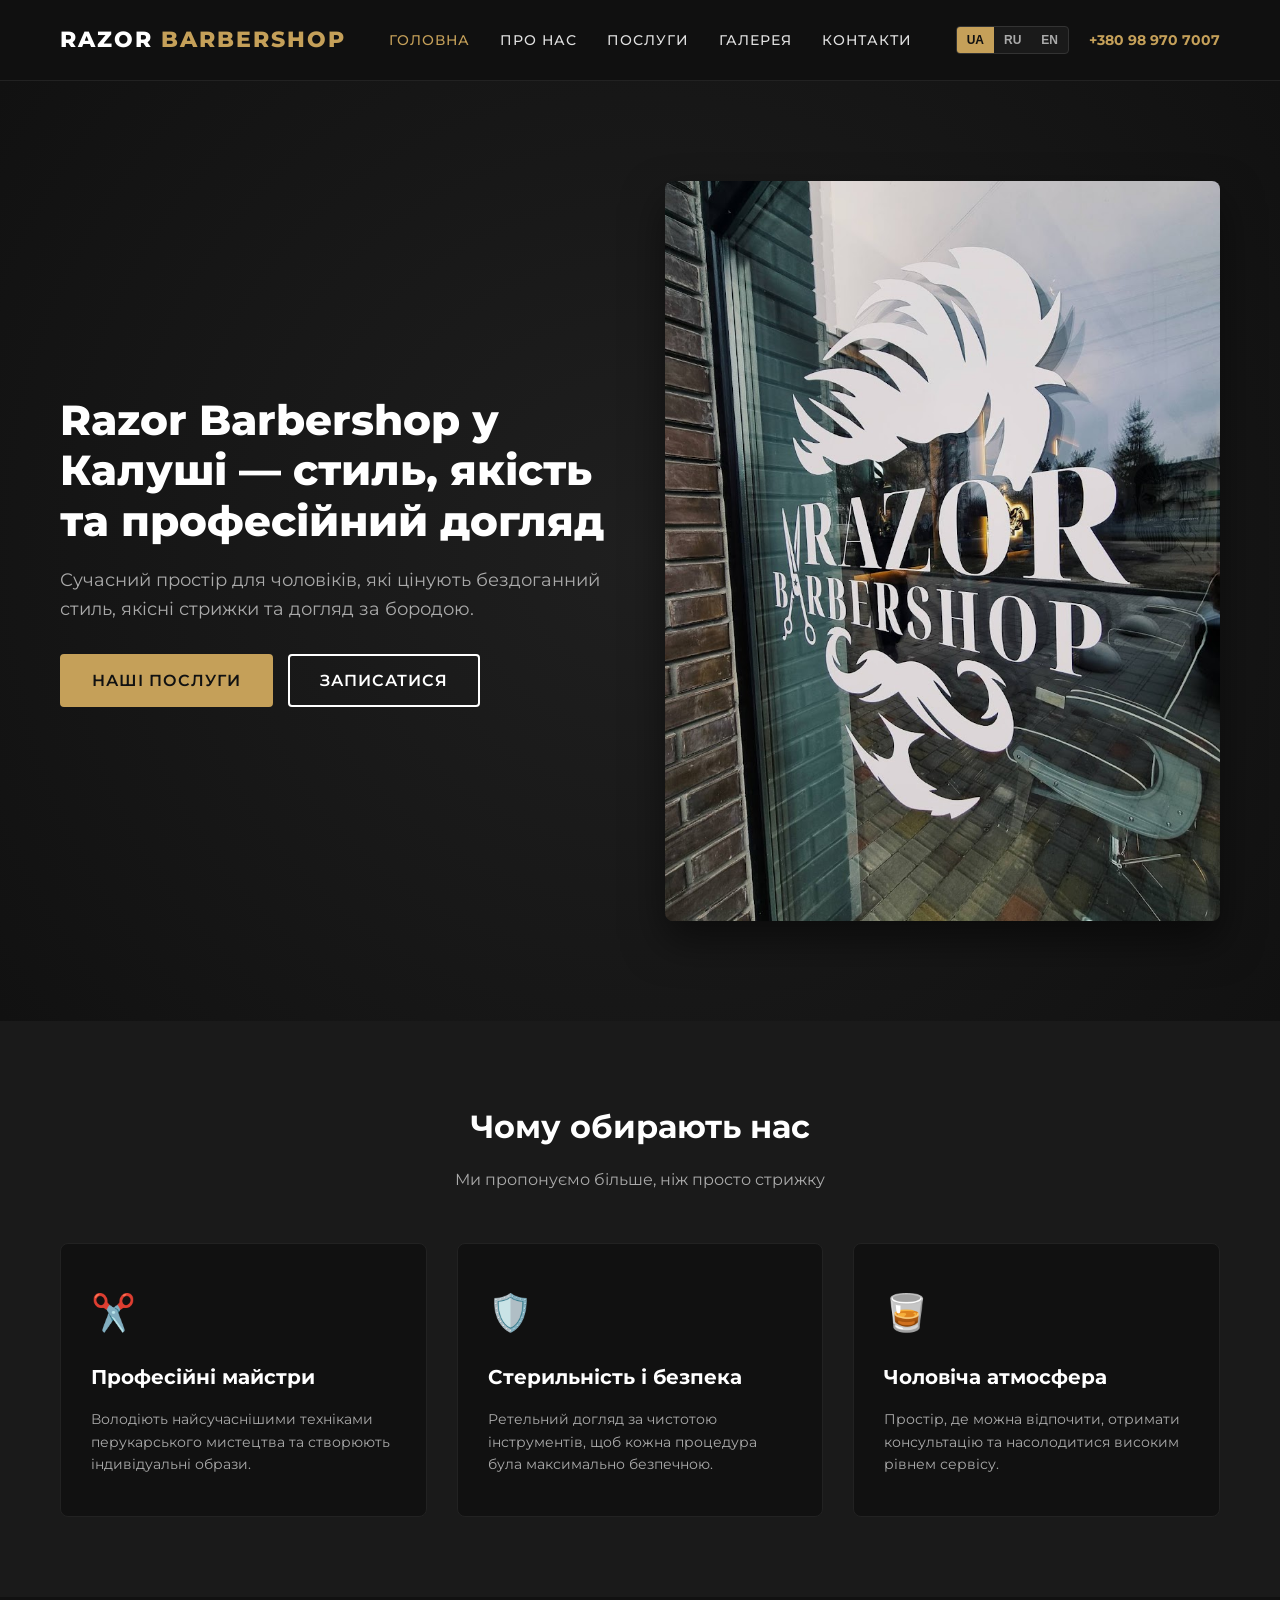
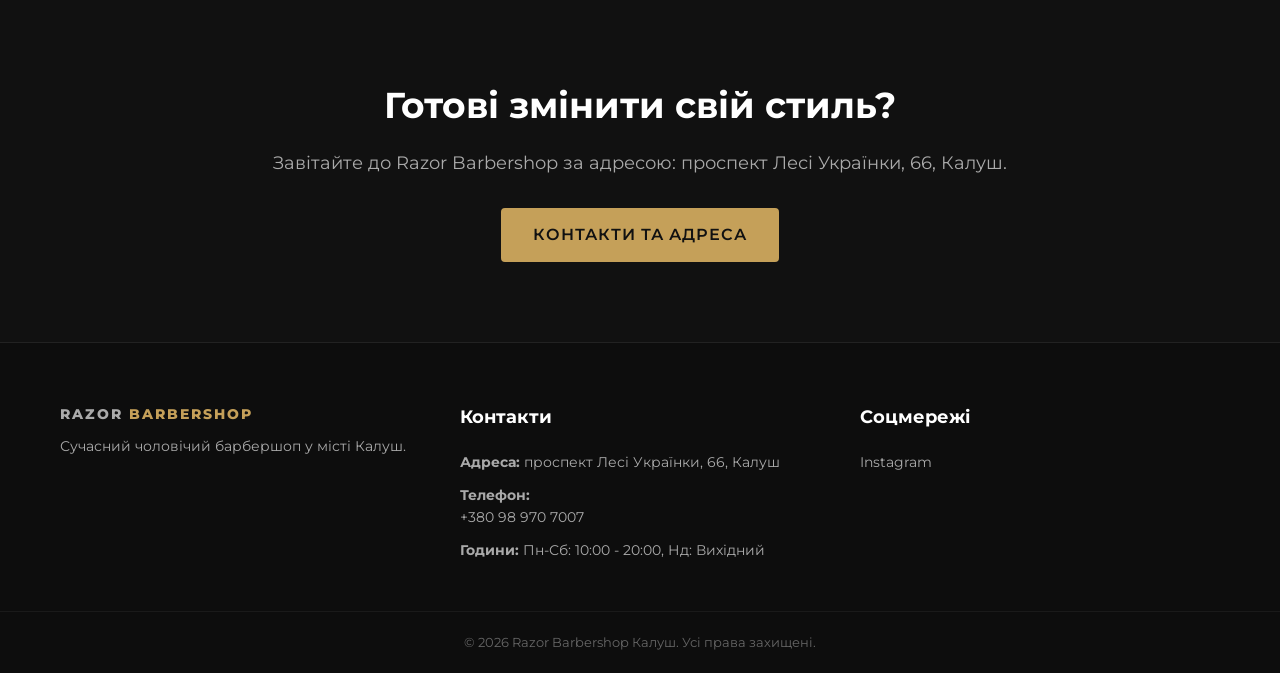
<file: index.html>
<!DOCTYPE html>
<html lang="uk">
<head>
    <meta charset="UTF-8">
    <meta name="viewport" content="width=device-width, initial-scale=1.0">
    <title>Razor Barbershop — Калуш | Головна</title>
    <link rel="preconnect" href="https://fonts.googleapis.com">
    <link rel="preconnect" href="https://fonts.gstatic.com" crossorigin>
    <link href="https://fonts.googleapis.com/css2?family=Montserrat:wght@400;500;600;700;800&display=swap" rel="stylesheet">
    <link rel="stylesheet" href="assets/style.css">
</head>
<body>
    <header class="site-header">
        <div class="container nav-container">
            <a href="index.html" class="logo">
                RAZOR <span>BARBERSHOP</span>
            </a>
            <nav class="main-nav">
                <ul>
                    <li><a href="index.html" class="active" data-i18n="nav_home">Головна</a></li>
                    <li><a href="about.html" data-i18n="nav_about">Про нас</a></li>
                    <li><a href="services.html" data-i18n="nav_services">Послуги</a></li>
                    <li><a href="gallery.html" data-i18n="nav_gallery">Галерея</a></li>
                    <li><a href="contacts.html" data-i18n="nav_contacts">Контакти</a></li>
                </ul>
            </nav>
            <div class="header-actions">
                <div class="lang-switcher">
                    <button class="lang-btn active" data-lang="uk">UA</button>
                    <button class="lang-btn" data-lang="ru">RU</button>
                    <button class="lang-btn" data-lang="en">EN</button>
                </div>
                <a href="tel:+380989707007" class="phone-btn">+380 98 970 7007</a>
                <button class="mobile-menu-toggle" aria-label="Menu">
                    <span></span><span></span><span></span>
                </button>
            </div>
        </div>
    </header>

    <main>
        <section class="hero">
            <div class="container hero-content">
                <div class="hero-text">
                    <h1 data-i18n="hero_title">Razor Barbershop у Калуші — стиль, якість та професійний догляд</h1>
                    <p data-i18n="hero_subtitle">Сучасний простір для чоловіків, які цінують бездоганний стиль, якісні стрижки та догляд за бородою.</p>
                    <div class="hero-buttons">
                        <a href="services.html" class="btn btn-primary" data-i18n="btn_services">Наші послуги</a>
                        <a href="contacts.html" class="btn btn-outline" data-i18n="btn_contacts">Записатися</a>
                    </div>
                </div>
                <div class="hero-image">
                    <img src="images/photo-01.jpg" alt="Razor Barbershop Калуш інтер'єр та робочий процес" loading="eager">
                </div>
            </div>
        </section>

        <section class="features section-padding">
            <div class="container">
                <div class="section-header text-center">
                    <h2 data-i18n="features_title">Чому обирають нас</h2>
                    <p data-i18n="features_subtitle">Ми пропонуємо більше, ніж просто стрижку</p>
                </div>
                <div class="features-grid">
                    <div class="feature-card">
                        <div class="feature-icon">✂️</div>
                        <h3 data-i18n="feat_1_title">Професійні майстри</h3>
                        <p data-i18n="feat_1_desc">Володіють найсучаснішими техніками перукарського мистецтва та створюють індивідуальні образи.</p>
                    </div>
                    <div class="feature-card">
                        <div class="feature-icon">🛡️</div>
                        <h3 data-i18n="feat_2_title">Стерильність і безпека</h3>
                        <p data-i18n="feat_2_desc">Ретельний догляд за чистотою інструментів, щоб кожна процедура була максимально безпечною.</p>
                    </div>
                    <div class="feature-card">
                        <div class="feature-icon">🥃</div>
                        <h3 data-i18n="feat_3_title">Чоловіча атмосфера</h3>
                        <p data-i18n="feat_3_desc">Простір, де можна відпочити, отримати консультацію та насолодитися високим рівнем сервісу.</p>
                    </div>
                </div>
            </div>
        </section>

        <section class="cta-banner section-padding">
            <div class="container cta-container">
                <h2 data-i18n="cta_title">Готові змінити свій стиль?</h2>
                <p data-i18n="cta_text">Завітайте до Razor Barbershop за адресою: проспект Лесі Українки, 66, Калуш.</p>
                <a href="contacts.html" class="btn btn-primary" data-i18n="cta_btn">Контакти та адреса</a>
            </div>
        </section>
    </main>

    <footer class="site-footer">
        <div class="container footer-content">
            <div class="footer-col">
                <a href="index.html" class="logo">RAZOR <span>BARBERSHOP</span></a>
                <p data-i18n="footer_desc">Сучасний чоловічий барбершоп у місті Калуш.</p>
            </div>
            <div class="footer-col">
                <h4 data-i18n="footer_contacts">Контакти</h4>
                <p><strong>Адреса:</strong> проспект Лесі Українки, 66, Калуш</p>
                <p><strong>Телефон:</strong> <a href="tel:+380989707007">+380 98 970 7007</a></p>
                <p><strong>Години:</strong> Пн-Сб: 10:00 - 20:00, Нд: Вихідний</p>
            </div>
            <div class="footer-col">
                <h4 data-i18n="footer_socials">Соцмережі</h4>
                <div class="social-links">
                    <a href="https://www.instagram.com/razor.barbershop.kalush" target="_blank" rel="noopener">Instagram</a>
                </div>
            </div>
        </div>
        <div class="footer-bottom text-center">
            <p>&copy; 2026 Razor Barbershop Калуш. Усі права захищені.</p>
        </div>
    </footer>

    <script src="assets/script.js"></script>
</body>
</html>
</file>
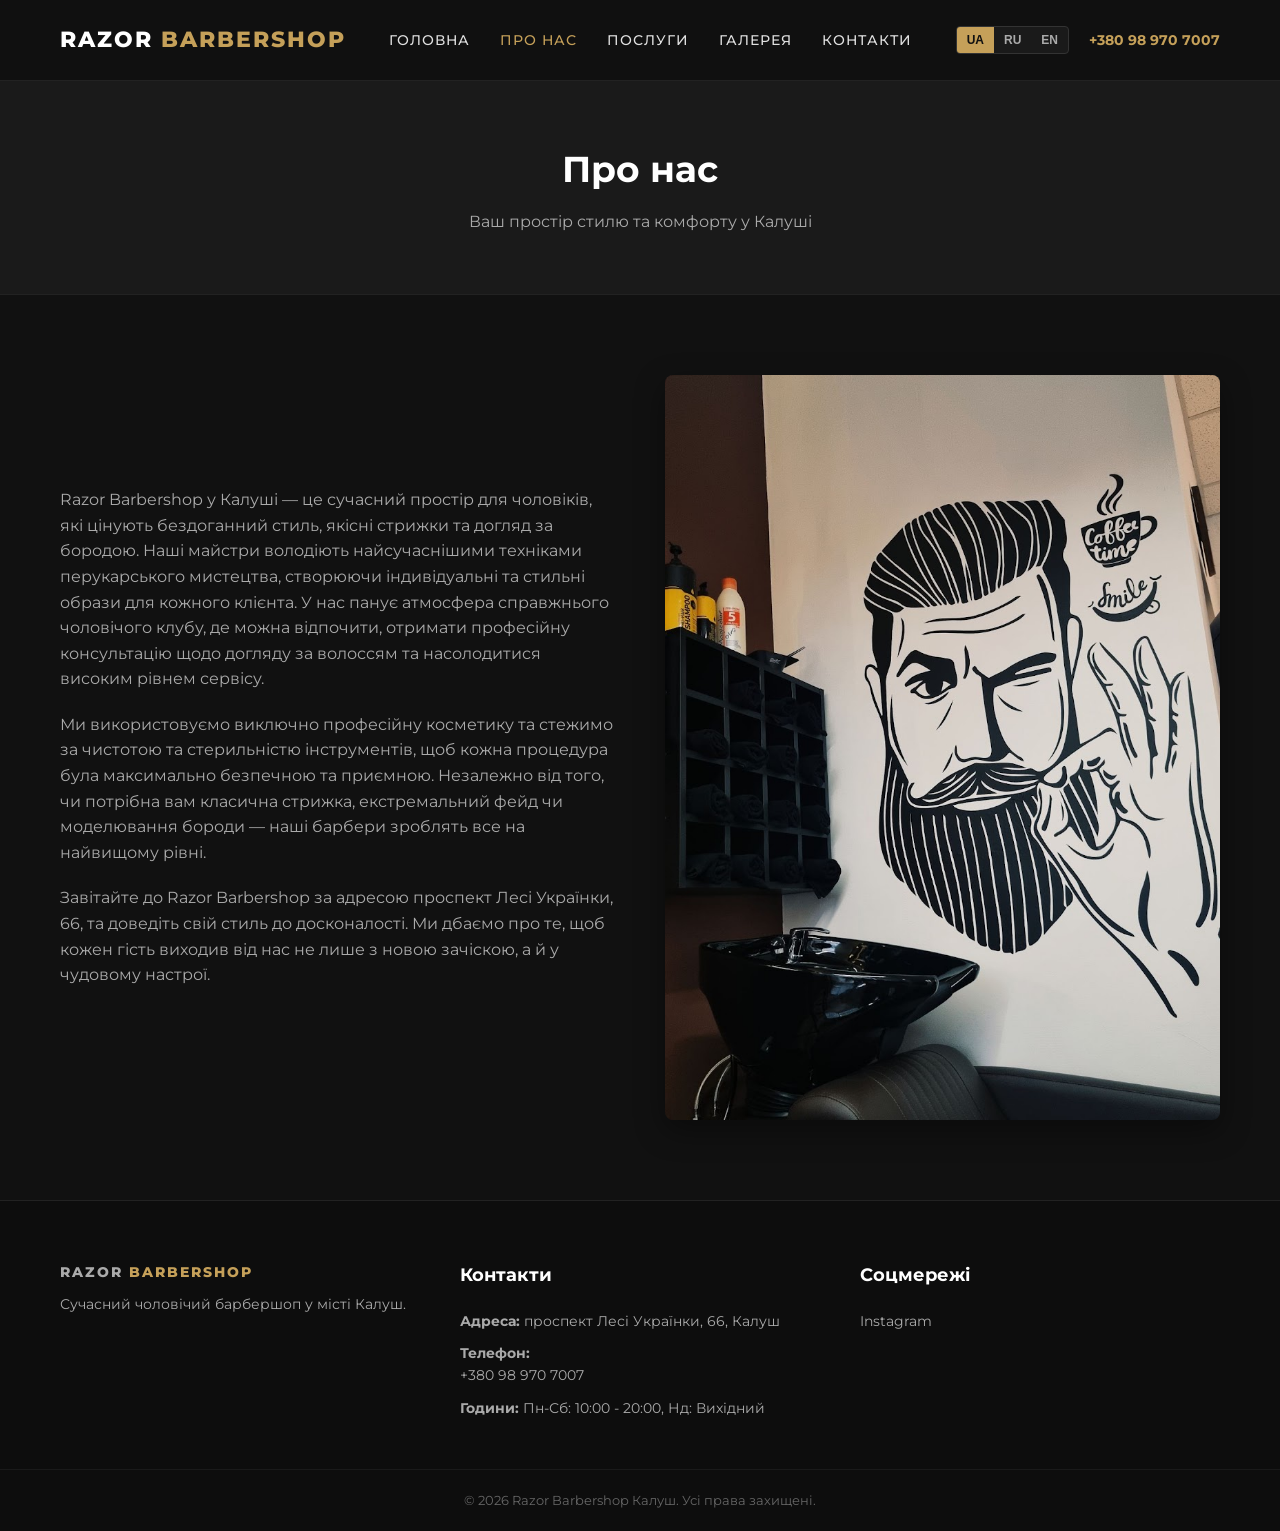
<file: about.html>
<!DOCTYPE html>
<html lang="uk">
<head>
    <meta charset="UTF-8">
    <meta name="viewport" content="width=device-width, initial-scale=1.0">
    <title>Razor Barbershop — Про нас</title>
    <link rel="preconnect" href="https://fonts.googleapis.com">
    <link rel="preconnect" href="https://fonts.gstatic.com" crossorigin>
    <link href="https://fonts.googleapis.com/css2?family=Montserrat:wght@400;500;600;700;800&display=swap" rel="stylesheet">
    <link rel="stylesheet" href="assets/style.css">
</head>
<body>
    <header class="site-header">
        <div class="container nav-container">
            <a href="index.html" class="logo">
                RAZOR <span>BARBERSHOP</span>
            </a>
            <nav class="main-nav">
                <ul>
                    <li><a href="index.html" data-i18n="nav_home">Головна</a></li>
                    <li><a href="about.html" class="active" data-i18n="nav_about">Про нас</a></li>
                    <li><a href="services.html" data-i18n="nav_services">Послуги</a></li>
                    <li><a href="gallery.html" data-i18n="nav_gallery">Галерея</a></li>
                    <li><a href="contacts.html" data-i18n="nav_contacts">Контакти</a></li>
                </ul>
            </nav>
            <div class="header-actions">
                <div class="lang-switcher">
                    <button class="lang-btn active" data-lang="uk">UA</button>
                    <button class="lang-btn" data-lang="ru">RU</button>
                    <button class="lang-btn" data-lang="en">EN</button>
                </div>
                <a href="tel:+380989707007" class="phone-btn">+380 98 970 7007</a>
                <button class="mobile-menu-toggle" aria-label="Menu">
                    <span></span><span></span><span></span>
                </button>
            </div>
        </div>
    </header>

    <main>
        <section class="page-header">
            <div class="container">
                <h1 data-i18n="about_page_title">Про нас</h1>
                <p data-i18n="about_page_subtitle">Ваш простір стилю та комфорту у Калуші</p>
            </div>
        </section>

        <section class="about-content section-padding">
            <div class="container">
                <div class="about-grid">
                    <div class="about-text-block">
                        <p data-i18n="about_p1">Razor Barbershop у Калуші — це сучасний простір для чоловіків, які цінують бездоганний стиль, якісні стрижки та догляд за бородою. Наші майстри володіють найсучаснішими техніками перукарського мистецтва, створюючи індивідуальні та стильні образи для кожного клієнта. У нас панує атмосфера справжнього чоловічого клубу, де можна відпочити, отримати професійну консультацію щодо догляду за волоссям та насолодитися високим рівнем сервісу.</p>
                        <p data-i18n="about_p2">Ми використовуємо виключно професійну косметику та стежимо за чистотою та стерильністю інструментів, щоб кожна процедура була максимально безпечною та приємною. Незалежно від того, чи потрібна вам класична стрижка, екстремальний фейд чи моделювання бороди — наші барбери зроблять все на найвищому рівні.</p>
                        <p data-i18n="about_p3">Завітайте до Razor Barbershop за адресою проспект Лесі Українки, 66, та доведіть свій стиль до досконалості. Ми дбаємо про те, щоб кожен гість виходив від нас не лише з новою зачіскою, а й у чудовому настрої.</p>
                    </div>
                    <div class="about-image-block">
                        <img src="images/photo-02.jpg" alt="Razor Barbershop Калуш атмосфера" loading="lazy">
                    </div>
                </div>
            </div>
        </section>
    </main>

    <footer class="site-footer">
        <div class="container footer-content">
            <div class="footer-col">
                <a href="index.html" class="logo">RAZOR <span>BARBERSHOP</span></a>
                <p data-i18n="footer_desc">Сучасний чоловічий барбершоп у місті Калуш.</p>
            </div>
            <div class="footer-col">
                <h4 data-i18n="footer_contacts">Контакти</h4>
                <p><strong>Адреса:</strong> проспект Лесі Українки, 66, Калуш</p>
                <p><strong>Телефон:</strong> <a href="tel:+380989707007">+380 98 970 7007</a></p>
                <p><strong>Години:</strong> Пн-Сб: 10:00 - 20:00, Нд: Вихідний</p>
            </div>
            <div class="footer-col">
                <h4 data-i18n="footer_socials">Соцмережі</h4>
                <div class="social-links">
                    <a href="https://www.instagram.com/razor.barbershop.kalush" target="_blank" rel="noopener">Instagram</a>
                </div>
            </div>
        </div>
        <div class="footer-bottom text-center">
            <p>&copy; 2026 Razor Barbershop Калуш. Усі права захищені.</p>
        </div>
    </footer>

    <script src="assets/script.js"></script>
</body>
</html>
</file>
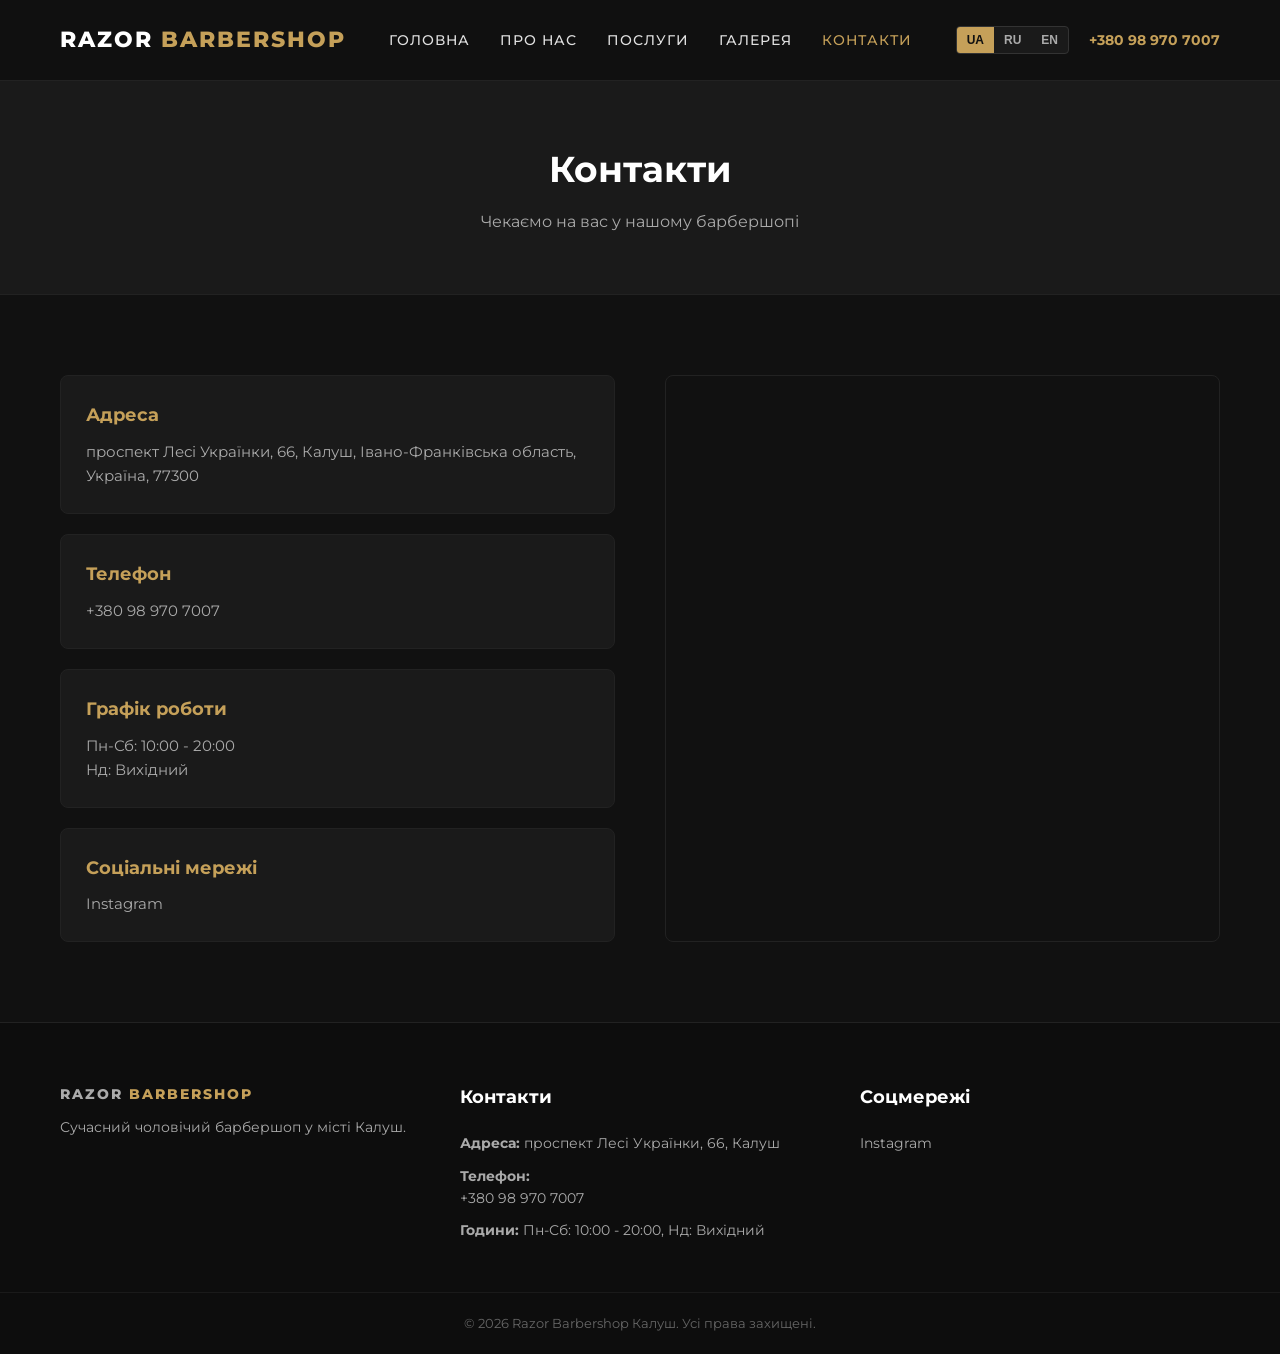
<file: contacts.html>
<!DOCTYPE html>
<html lang="uk">
<head>
    <meta charset="UTF-8">
    <meta name="viewport" content="width=device-width, initial-scale=1.0">
    <title>Razor Barbershop — Контакти</title>
    <link rel="preconnect" href="https://fonts.googleapis.com">
    <link rel="preconnect" href="https://fonts.gstatic.com" crossorigin>
    <link href="https://fonts.googleapis.com/css2?family=Montserrat:wght@400;500;600;700;800&display=swap" rel="stylesheet">
    <link rel="stylesheet" href="assets/style.css">
</head>
<body>
    <header class="site-header">
        <div class="container nav-container">
            <a href="index.html" class="logo">
                RAZOR <span>BARBERSHOP</span>
            </a>
            <nav class="main-nav">
                <ul>
                    <li><a href="index.html" data-i18n="nav_home">Головна</a></li>
                    <li><a href="about.html" data-i18n="nav_about">Про нас</a></li>
                    <li><a href="services.html" data-i18n="nav_services">Послуги</a></li>
                    <li><a href="gallery.html" data-i18n="nav_gallery">Галерея</a></li>
                    <li><a href="contacts.html" class="active" data-i18n="nav_contacts">Контакти</a></li>
                </ul>
            </nav>
            <div class="header-actions">
                <div class="lang-switcher">
                    <button class="lang-btn active" data-lang="uk">UA</button>
                    <button class="lang-btn" data-lang="ru">RU</button>
                    <button class="lang-btn" data-lang="en">EN</button>
                </div>
                <a href="tel:+380989707007" class="phone-btn">+380 98 970 7007</a>
                <button class="mobile-menu-toggle" aria-label="Menu">
                    <span></span><span></span><span></span>
                </button>
            </div>
        </div>
    </header>

    <main>
        <section class="page-header">
            <div class="container">
                <h1 data-i18n="contacts_page_title">Контакти</h1>
                <p data-i18n="contacts_page_subtitle">Чекаємо на вас у нашому барбершопі</p>
            </div>
        </section>

        <section class="contacts-section section-padding">
            <div class="container">
                <div class="contacts-grid">
                    <div class="contacts-info">
                        <div class="contact-card">
                            <h3 data-i18n="card_address_title">Адреса</h3>
                            <p data-i18n="contact_address_val">проспект Лесі Українки, 66, Калуш, Івано-Франківська область, Україна, 77300</p>
                        </div>
                        <div class="contact-card">
                            <h3 data-i18n="card_phone_title">Телефон</h3>
                            <p><a href="tel:+380989707007">+380 98 970 7007</a></p>
                        </div>
                        <div class="contact-card">
                            <h3 data-i18n="card_hours_title">Графік роботи</h3>
                            <p data-i18n="contact_hours_val">Пн-Сб: 10:00 - 20:00<br>Нд: Вихідний</p>
                        </div>
                        <div class="contact-card">
                            <h3 data-i18n="card_social_title">Соціальні мережі</h3>
                            <p><a href="https://www.instagram.com/razor.barbershop.kalush" target="_blank" rel="noopener">Instagram</a></p>
                        </div>
                    </div>
                    <div class="contacts-map">
                        <div class="map-container">
                            <iframe src="https://www.google.com/maps/embed?pb=!1m18!1m12!1m3!1d2605.378772392652!2d24.364214!3d49.034567!2m3!1f0!2f0!3f0!3m2!1i1024!2i768!4f13.1!3m3!1m2!1s0x4731f510793b8c3f%3A0x6b4293f9c6237198!2zпросп. Лесі Українки, 66, Калуш, Івано-Франківська область, 77300!5e0!3m2!1suk!2sua!4v1700000000000!5m2!1suk!2sua" width="100%" height="400" style="border:0;" allowfullscreen="" loading="lazy" referrerpolicy="no-referrer-when-downgrade"></iframe>
                        </div>
                    </div>
                </div>
            </div>
        </section>
    </main>

    <footer class="site-footer">
        <div class="container footer-content">
            <div class="footer-col">
                <a href="index.html" class="logo">RAZOR <span>BARBERSHOP</span></a>
                <p data-i18n="footer_desc">Сучасний чоловічий барбершоп у місті Калуш.</p>
            </div>
            <div class="footer-col">
                <h4 data-i18n="footer_contacts">Контакти</h4>
                <p><strong>Адреса:</strong> проспект Лесі Українки, 66, Калуш</p>
                <p><strong>Телефон:</strong> <a href="tel:+380989707007">+380 98 970 7007</a></p>
                <p><strong>Години:</strong> Пн-Сб: 10:00 - 20:00, Нд: Вихідний</p>
            </div>
            <div class="footer-col">
                <h4 data-i18n="footer_socials">Соцмережі</h4>
                <div class="social-links">
                    <a href="https://www.instagram.com/razor.barbershop.kalush" target="_blank" rel="noopener">Instagram</a>
                </div>
            </div>
        </div>
        <div class="footer-bottom text-center">
            <p>&copy; 2026 Razor Barbershop Калуш. Усі права захищені.</p>
        </div>
    </footer>

    <script src="assets/script.js"></script>
</body>
</html>
</file>
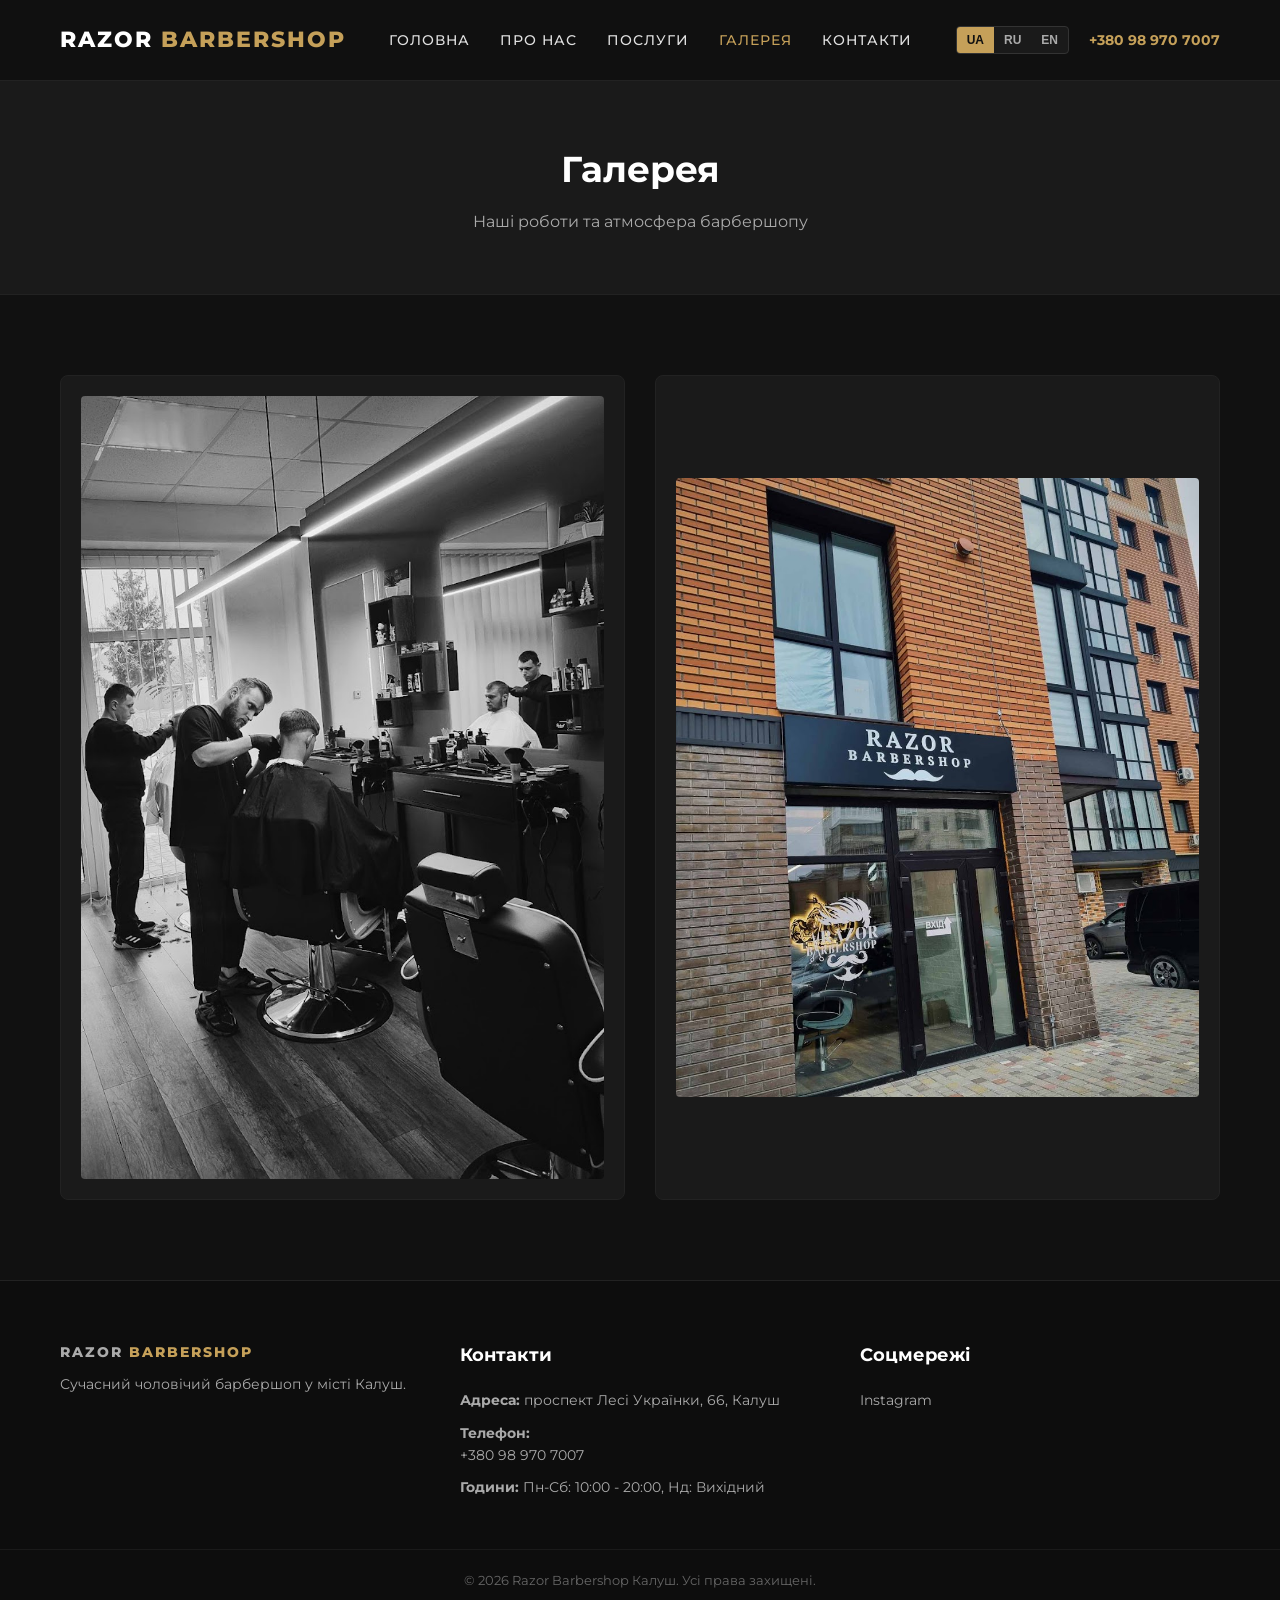
<file: gallery.html>
<!DOCTYPE html>
<html lang="uk">
<head>
    <meta charset="UTF-8">
    <meta name="viewport" content="width=device-width, initial-scale=1.0">
    <title>Razor Barbershop — Галерея</title>
    <link rel="preconnect" href="https://fonts.googleapis.com">
    <link rel="preconnect" href="https://fonts.gstatic.com" crossorigin>
    <link href="https://fonts.googleapis.com/css2?family=Montserrat:wght@400;500;600;700;800&display=swap" rel="stylesheet">
    <link rel="stylesheet" href="assets/style.css">
</head>
<body>
    <header class="site-header">
        <div class="container nav-container">
            <a href="index.html" class="logo">
                RAZOR <span>BARBERSHOP</span>
            </a>
            <nav class="main-nav">
                <ul>
                    <li><a href="index.html" data-i18n="nav_home">Головна</a></li>
                    <li><a href="about.html" data-i18n="nav_about">Про нас</a></li>
                    <li><a href="services.html" data-i18n="nav_services">Послуги</a></li>
                    <li><a href="gallery.html" class="active" data-i18n="nav_gallery">Галерея</a></li>
                    <li><a href="contacts.html" data-i18n="nav_contacts">Контакти</a></li>
                </ul>
            </nav>
            <div class="header-actions">
                <div class="lang-switcher">
                    <button class="lang-btn active" data-lang="uk">UA</button>
                    <button class="lang-btn" data-lang="ru">RU</button>
                    <button class="lang-btn" data-lang="en">EN</button>
                </div>
                <a href="tel:+380989707007" class="phone-btn">+380 98 970 7007</a>
                <button class="mobile-menu-toggle" aria-label="Menu">
                    <span></span><span></span><span></span>
                </button>
            </div>
        </div>
    </header>

    <main>
        <section class="page-header">
            <div class="container">
                <h1 data-i18n="gallery_page_title">Галерея</h1>
                <p data-i18n="gallery_page_subtitle">Наші роботи та атмосфера барбершопу</p>
            </div>
        </section>

        <section class="gallery-section section-padding">
            <div class="container">
                <div class="gallery-grid">
                    <div class="gallery-item">
                        <img src="images/photo-03.jpg" alt="Razor Barbershop Калуш — робочий процес і стиль" loading="lazy">
                    </div>
                    <div class="gallery-item">
                        <img src="images/photo-04.jpg" alt="Razor Barbershop Калуш — інтер'єр та дизайн" loading="lazy">
                    </div>
                </div>
            </div>
        </section>
    </main>

    <footer class="site-footer">
        <div class="container footer-content">
            <div class="footer-col">
                <a href="index.html" class="logo">RAZOR <span>BARBERSHOP</span></a>
                <p data-i18n="footer_desc">Сучасний чоловічий барбершоп у місті Калуш.</p>
            </div>
            <div class="footer-col">
                <h4 data-i18n="footer_contacts">Контакти</h4>
                <p><strong>Адреса:</strong> проспект Лесі Українки, 66, Калуш</p>
                <p><strong>Телефон:</strong> <a href="tel:+380989707007">+380 98 970 7007</a></p>
                <p><strong>Години:</strong> Пн-Сб: 10:00 - 20:00, Нд: Вихідний</p>
            </div>
            <div class="footer-col">
                <h4 data-i18n="footer_socials">Соцмережі</h4>
                <div class="social-links">
                    <a href="https://www.instagram.com/razor.barbershop.kalush" target="_blank" rel="noopener">Instagram</a>
                </div>
            </div>
        </div>
        <div class="footer-bottom text-center">
            <p>&copy; 2026 Razor Barbershop Калуш. Усі права захищені.</p>
        </div>
    </footer>

    <script src="assets/script.js"></script>
</body>
</html>
</file>
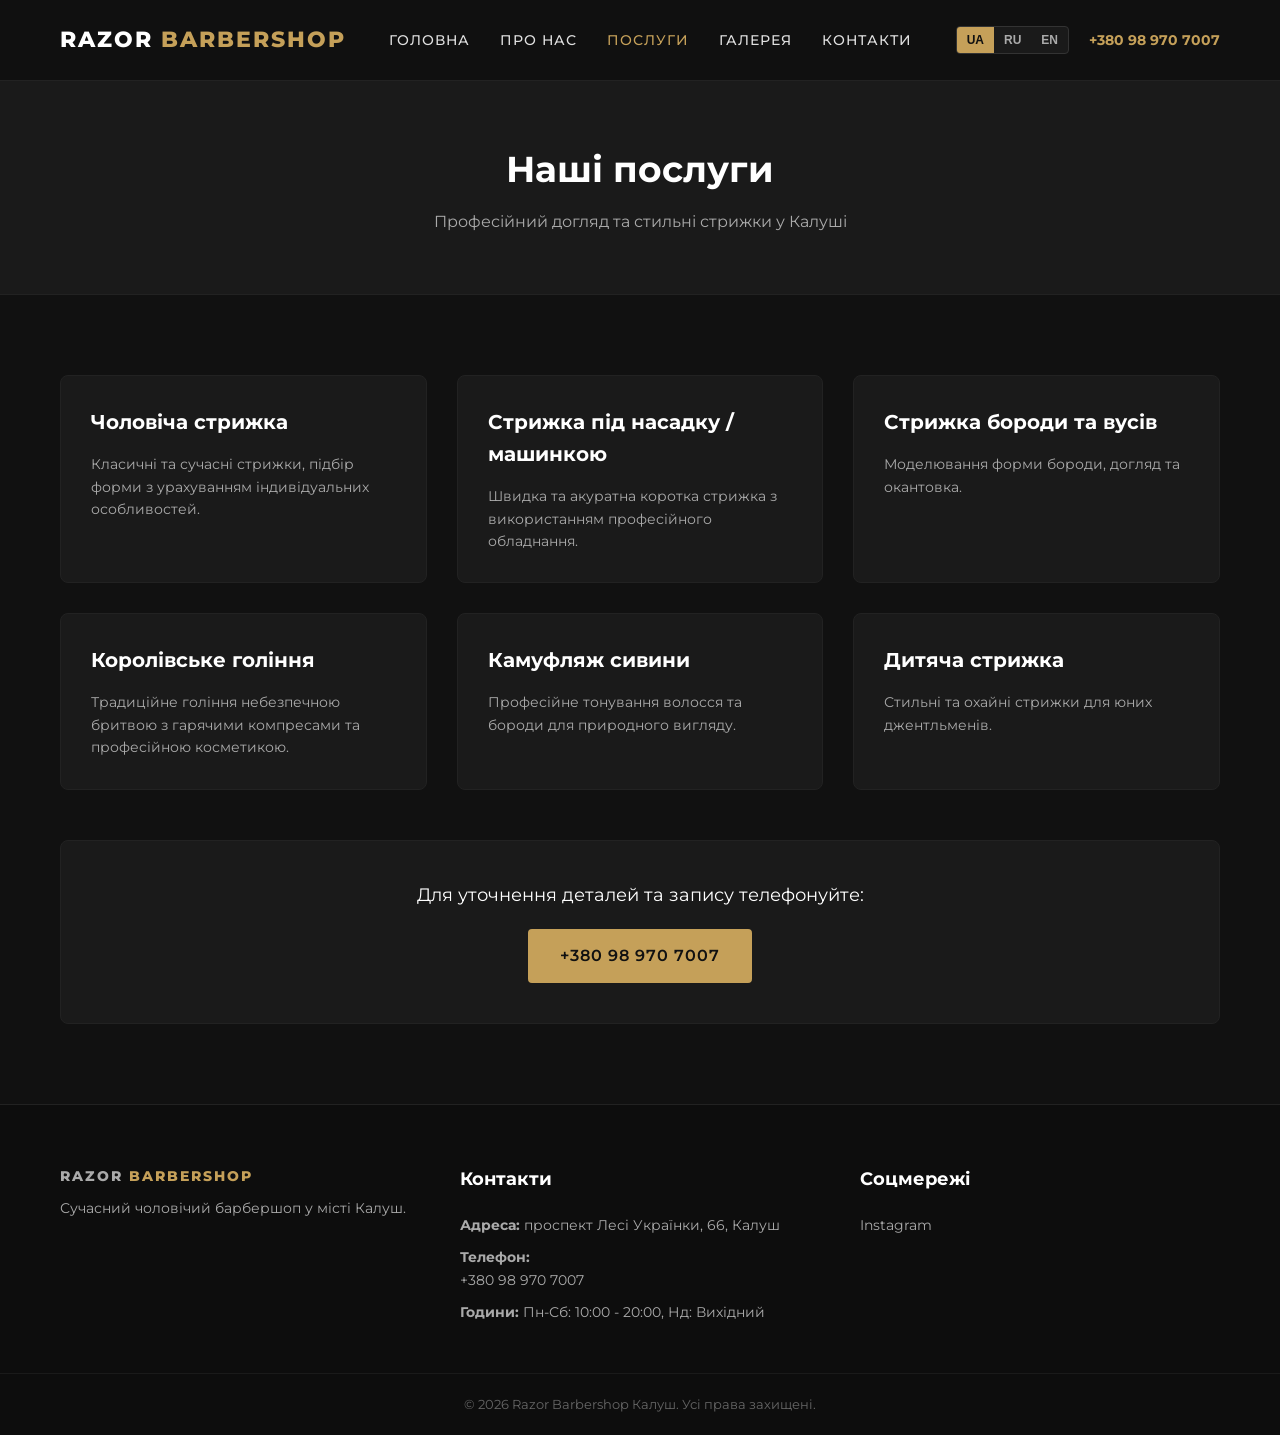
<file: services.html>
<!DOCTYPE html>
<html lang="uk">
<head>
    <meta charset="UTF-8">
    <meta name="viewport" content="width=device-width, initial-scale=1.0">
    <title>Razor Barbershop — Послуги</title>
    <link rel="preconnect" href="https://fonts.googleapis.com">
    <link rel="preconnect" href="https://fonts.gstatic.com" crossorigin>
    <link href="https://fonts.googleapis.com/css2?family=Montserrat:wght@400;500;600;700;800&display=swap" rel="stylesheet">
    <link rel="stylesheet" href="assets/style.css">
</head>
<body>
    <header class="site-header">
        <div class="container nav-container">
            <a href="index.html" class="logo">
                RAZOR <span>BARBERSHOP</span>
            </a>
            <nav class="main-nav">
                <ul>
                    <li><a href="index.html" data-i18n="nav_home">Головна</a></li>
                    <li><a href="about.html" data-i18n="nav_about">Про нас</a></li>
                    <li><a href="services.html" class="active" data-i18n="nav_services">Послуги</a></li>
                    <li><a href="gallery.html" data-i18n="nav_gallery">Галерея</a></li>
                    <li><a href="contacts.html" data-i18n="nav_contacts">Контакти</a></li>
                </ul>
            </nav>
            <div class="header-actions">
                <div class="lang-switcher">
                    <button class="lang-btn active" data-lang="uk">UA</button>
                    <button class="lang-btn" data-lang="ru">RU</button>
                    <button class="lang-btn" data-lang="en">EN</button>
                </div>
                <a href="tel:+380989707007" class="phone-btn">+380 98 970 7007</a>
                <button class="mobile-menu-toggle" aria-label="Menu">
                    <span></span><span></span><span></span>
                </button>
            </div>
        </div>
    </header>

    <main>
        <section class="page-header">
            <div class="container">
                <h1 data-i18n="services_page_title">Наші послуги</h1>
                <p data-i18n="services_page_subtitle">Професійний догляд та стильні стрижки у Калуші</p>
            </div>
        </section>

        <section class="services-section section-padding">
            <div class="container">
                <div class="services-grid">
                    <div class="service-item">
                        <h3 data-i18n="srv_1_title">Чоловіча стрижка</h3>
                        <p data-i18n="srv_1_desc">Класичні та сучасні стрижки, підбір форми з урахуванням індивідуальних особливостей.</p>
                    </div>
                    <div class="service-item">
                        <h3 data-i18n="srv_2_title">Стрижка під насадку / машинкою</h3>
                        <p data-i18n="srv_2_desc">Швидка та акуратна коротка стрижка з використанням професійного обладнання.</p>
                    </div>
                    <div class="service-item">
                        <h3 data-i18n="srv_3_title">Стрижка бороди та вусів</h3>
                        <p data-i18n="srv_3_desc">Моделювання форми бороди, догляд та окантовка.</p>
                    </div>
                    <div class="service-item">
                        <h3 data-i18n="srv_4_title">Королівське гоління</h3>
                        <p data-i18n="srv_4_desc">Традиційне гоління небезпечною бритвою з гарячими компресами та професійною косметикою.</p>
                    </div>
                    <div class="service-item">
                        <h3 data-i18n="srv_5_title">Камуфляж сивини</h3>
                        <p data-i18n="srv_5_desc">Професійне тонування волосся та бороди для природного вигляду.</p>
                    </div>
                    <div class="service-item">
                        <h3 data-i18n="srv_6_title">Дитяча стрижка</h3>
                        <p data-i18n="srv_6_desc">Стильні та охайні стрижки для юних джентльменів.</p>
                    </div>
                </div>
                <div class="services-cta text-center">
                    <p data-i18n="services_note">Для уточнення деталей та запису телефонуйте:</p>
                    <a href="tel:+380989707007" class="btn btn-primary">+380 98 970 7007</a>
                </div>
            </div>
        </section>
    </main>

    <footer class="site-footer">
        <div class="container footer-content">
            <div class="footer-col">
                <a href="index.html" class="logo">RAZOR <span>BARBERSHOP</span></a>
                <p data-i18n="footer_desc">Сучасний чоловічий барбершоп у місті Калуш.</p>
            </div>
            <div class="footer-col">
                <h4 data-i18n="footer_contacts">Контакти</h4>
                <p><strong>Адреса:</strong> проспект Лесі Українки, 66, Калуш</p>
                <p><strong>Телефон:</strong> <a href="tel:+380989707007">+380 98 970 7007</a></p>
                <p><strong>Години:</strong> Пн-Сб: 10:00 - 20:00, Нд: Вихідний</p>
            </div>
            <div class="footer-col">
                <h4 data-i18n="footer_socials">Соцмережі</h4>
                <div class="social-links">
                    <a href="https://www.instagram.com/razor.barbershop.kalush" target="_blank" rel="noopener">Instagram</a>
                </div>
            </div>
        </div>
        <div class="footer-bottom text-center">
            <p>&copy; 2026 Razor Barbershop Калуш. Усі права захищені.</p>
        </div>
    </footer>

    <script src="assets/script.js"></script>
</body>
</html>
</file>
<file: assets/style.css>
:root {
    --bg-color: #111111;
    --surface-color: #1a1a1a;
    --surface-light: #252525;
    --primary-color: #C5A059;
    --primary-hover: #b08d48;
    --text-color: #e0e0e0;
    --text-muted: #aaaaaa;
    --white: #ffffff;
    --transition: all 0.3s ease;
}

* {
    box-sizing: border-box;
    margin: 0;
    padding: 0;
}

body {
    font-family: 'Montserrat', sans-serif;
    background-color: var(--bg-color);
    color: var(--text-color);
    line-height: 1.6;
    overflow-x: hidden;
}

img {
    max-width: 100%;
    height: auto;
    object-fit: contain;
    display: block;
}

a {
    color: inherit;
    text-decoration: none;
    transition: var(--transition);
}

ul {
    list-style: none;
}

.container {
    width: 100%;
    max-width: 1200px;
    margin: 0 auto;
    padding: 0 20px;
}

.section-padding {
    padding: 80px 0;
}

.text-center {
    text-align: center;
}

/* Buttons */
.btn {
    display: inline-block;
    padding: 12px 30px;
    font-weight: 600;
    border-radius: 4px;
    text-transform: uppercase;
    letter-spacing: 1px;
    cursor: pointer;
    transition: var(--transition);
    border: 2px solid transparent;
}

.btn-primary {
    background-color: var(--primary-color);
    color: var(--bg-color);
    border-color: var(--primary-color);
}

.btn-primary:hover {
    background-color: var(--primary-hover);
    border-color: var(--primary-hover);
}

.btn-outline {
    background-color: transparent;
    color: var(--white);
    border-color: var(--white);
}

.btn-outline:hover {
    border-color: var(--primary-color);
    color: var(--primary-color);
}

/* Header */
.site-header {
    background-color: rgba(17, 17, 17, 0.95);
    position: sticky;
    top: 0;
    z-index: 1000;
    border-bottom: 1px solid #222;
    backdrop-filter: blur(10px);
}

.nav-container {
    display: flex;
    align-items: center;
    justify-content: space-between;
    height: 80px;
}

.logo {
    font-size: 22px;
    font-weight: 800;
    color: var(--white);
    letter-spacing: 2px;
}

.logo span {
    color: var(--primary-color);
}

.main-nav ul {
    display: flex;
    gap: 30px;
}

.main-nav a {
    font-size: 14px;
    font-weight: 500;
    text-transform: uppercase;
    letter-spacing: 1px;
    color: var(--text-color);
}

.main-nav a:hover,
.main-nav a.active {
    color: var(--primary-color);
}

.header-actions {
    display: flex;
    align-items: center;
    gap: 20px;
}

.lang-switcher {
    display: flex;
    background: var(--surface-color);
    border-radius: 4px;
    overflow: hidden;
    border: 1px solid #333;
}

.lang-btn {
    background: transparent;
    border: none;
    color: var(--text-muted);
    padding: 6px 10px;
    font-size: 12px;
    font-weight: 600;
    cursor: pointer;
    transition: var(--transition);
}

.lang-btn.active,
.lang-btn:hover {
    background: var(--primary-color);
    color: var(--bg-color);
}

.phone-btn {
    font-weight: 700;
    color: var(--primary-color);
    font-size: 14px;
}

.mobile-menu-toggle {
    display: none;
    background: none;
    border: none;
    cursor: pointer;
    flex-direction: column;
    gap: 6px;
}

.mobile-menu-toggle span {
    display: block;
    width: 28px;
    height: 2px;
    background-color: var(--white);
    transition: var(--transition);
}

/* Hero Section */
.hero {
    padding: 100px 0;
    background: radial-gradient(circle at center, #1f1f1f 0%, var(--bg-color) 100%);
}

.hero-content {
    display: grid;
    grid-template-columns: 1fr 1fr;
    gap: 50px;
    align-items: center;
}

.hero-text h1 {
    font-size: 42px;
    font-weight: 800;
    line-height: 1.2;
    margin-bottom: 20px;
    color: var(--white);
}

.hero-text p {
    font-size: 18px;
    color: var(--text-muted);
    margin-bottom: 30px;
}

.hero-buttons {
    display: flex;
    gap: 15px;
}

.hero-image img {
    border-radius: 8px;
    box-shadow: 0 20px 40px rgba(0,0,0,0.5);
}

/* Features */
.features {
    background-color: var(--surface-color);
}

.section-header {
    margin-bottom: 50px;
}

.section-header h2 {
    font-size: 32px;
    font-weight: 700;
    color: var(--white);
    margin-bottom: 15px;
}

.section-header p {
    color: var(--text-muted);
    font-size: 16px;
}

.features-grid {
    display: grid;
    grid-template-columns: repeat(3, 1fr);
    gap: 30px;
}

.feature-card {
    background-color: var(--bg-color);
    padding: 40px 30px;
    border-radius: 8px;
    border: 1px solid #222;
    transition: var(--transition);
}

.feature-card:hover {
    border-color: var(--primary-color);
    transform: translateY(-5px);
}

.feature-icon {
    font-size: 36px;
    margin-bottom: 20px;
}

.feature-card h3 {
    font-size: 20px;
    color: var(--white);
    margin-bottom: 15px;
}

.feature-card p {
    color: var(--text-muted);
    font-size: 14px;
}

/* CTA Banner */
.cta-banner {
    background: linear-gradient(rgba(17,17,17,0.9), rgba(17,17,17,0.9)), url('https://scontent.fiev22-2.fna.fbcdn.net/v/t51.2885-15/30000000_30000000_30000000_n.jpg') center/cover no-repeat;
    text-align: center;
}

.cta-container h2 {
    font-size: 36px;
    font-weight: 700;
    color: var(--white);
    margin-bottom: 15px;
}

.cta-container p {
    font-size: 18px;
    color: var(--text-muted);
    margin-bottom: 30px;
}

/* Page Header */
.page-header {
    background-color: var(--surface-color);
    padding: 60px 0;
    text-align: center;
    border-bottom: 1px solid #222;
}

.page-header h1 {
    font-size: 36px;
    font-weight: 700;
    color: var(--white);
    margin-bottom: 10px;
}

.page-header p {
    color: var(--text-muted);
    font-size: 16px;
}

/* About Page */
.about-grid {
    display: grid;
    grid-template-columns: 1fr 1fr;
    gap: 50px;
    align-items: center;
}

.about-text-block p {
    margin-bottom: 20px;
    color: var(--text-muted);
    font-size: 16px;
}

.about-image-block img {
    border-radius: 8px;
    box-shadow: 0 10px 30px rgba(0,0,0,0.4);
}

/* Services Page */
.services-grid {
    display: grid;
    grid-template-columns: repeat(3, 1fr);
    gap: 30px;
    margin-bottom: 50px;
}

.service-item {
    background-color: var(--surface-color);
    padding: 30px;
    border-radius: 8px;
    border: 1px solid #222;
    transition: var(--transition);
}

.service-item:hover {
    border-color: var(--primary-color);
}

.service-item h3 {
    font-size: 20px;
    color: var(--white);
    margin-bottom: 15px;
}

.service-item p {
    color: var(--text-muted);
    font-size: 14px;
}

.services-cta {
    background-color: var(--surface-color);
    padding: 40px;
    border-radius: 8px;
    border: 1px solid #222;
}

.services-cta p {
    font-size: 18px;
    color: var(--white);
    margin-bottom: 20px;
}

/* Gallery Page */
.gallery-grid {
    display: grid;
    grid-template-columns: repeat(2, 1fr);
    gap: 30px;
}

.gallery-item {
    background-color: var(--surface-color);
    border-radius: 8px;
    overflow: hidden;
    border: 1px solid #222;
    display: flex;
    justify-content: center;
    align-items: center;
    padding: 20px;
}

.gallery-item img {
    border-radius: 4px;
}

/* Contacts Page */
.contacts-grid {
    display: grid;
    grid-template-columns: 1fr 1fr;
    gap: 50px;
}

.contacts-info {
    display: flex;
    flex-direction: column;
    gap: 20px;
}

.contact-card {
    background-color: var(--surface-color);
    padding: 25px;
    border-radius: 8px;
    border: 1px solid #222;
}

.contact-card h3 {
    font-size: 18px;
    color: var(--primary-color);
    margin-bottom: 10px;
}

.contact-card p {
    color: var(--text-muted);
    font-size: 15px;
}

.contact-card a:hover {
    color: var(--primary-color);
}

.contacts-map {
    border-radius: 8px;
    overflow: hidden;
    border: 1px solid #222;
}

/* Footer */
.site-footer {
    background-color: #0d0d0d;
    padding: 60px 0 20px;
    border-top: 1px solid #222;
}

.footer-content {
    display: grid;
    grid-template-columns: repeat(3, 1fr);
    gap: 40px;
    margin-bottom: 40px;
}

.footer-col h4 {
    font-size: 18px;
    color: var(--white);
    margin-bottom: 20px;
}

.footer-col p,
.footer-col a {
    color: var(--text-muted);
    font-size: 14px;
    margin-bottom: 10px;
    display: block;
}

.footer-col a:hover {
    color: var(--primary-color);
}

.footer-bottom {
    border-top: 1px solid #1a1a1a;
    padding-top: 20px;
    color: #666;
    font-size: 13px;
}

/* Responsive Design */
@media (max-width: 992px) {
    .hero-content,
    .about-grid,
    .contacts-grid,
    .footer-content {
        grid-template-columns: 1fr;
    }

    .features-grid,
    .services-grid {
        grid-template-columns: repeat(2, 1fr);
    }

    .hero-image {
        text-align: center;
    }
}

@media (max-width: 768px) {
    .main-nav {
        position: fixed;
        top: 80px;
        left: -100%;
        width: 100%;
        height: calc(100vh - 80px);
        background-color: var(--bg-color);
        transition: var(--transition);
        padding: 40px;
        border-top: 1px solid #222;
    }

    .main-nav.active {
        left: 0;
    }

    .main-nav ul {
        flex-direction: column;
        gap: 20px;
    }

    .mobile-menu-toggle {
        display: flex;
    }

    .features-grid,
    .services-grid,
    .gallery-grid {
        grid-template-columns: 1fr;
    }

    .hero-text h1 {
        font-size: 32px;
    }

    .phone-btn {
        display: none;
    }
}
</file>
